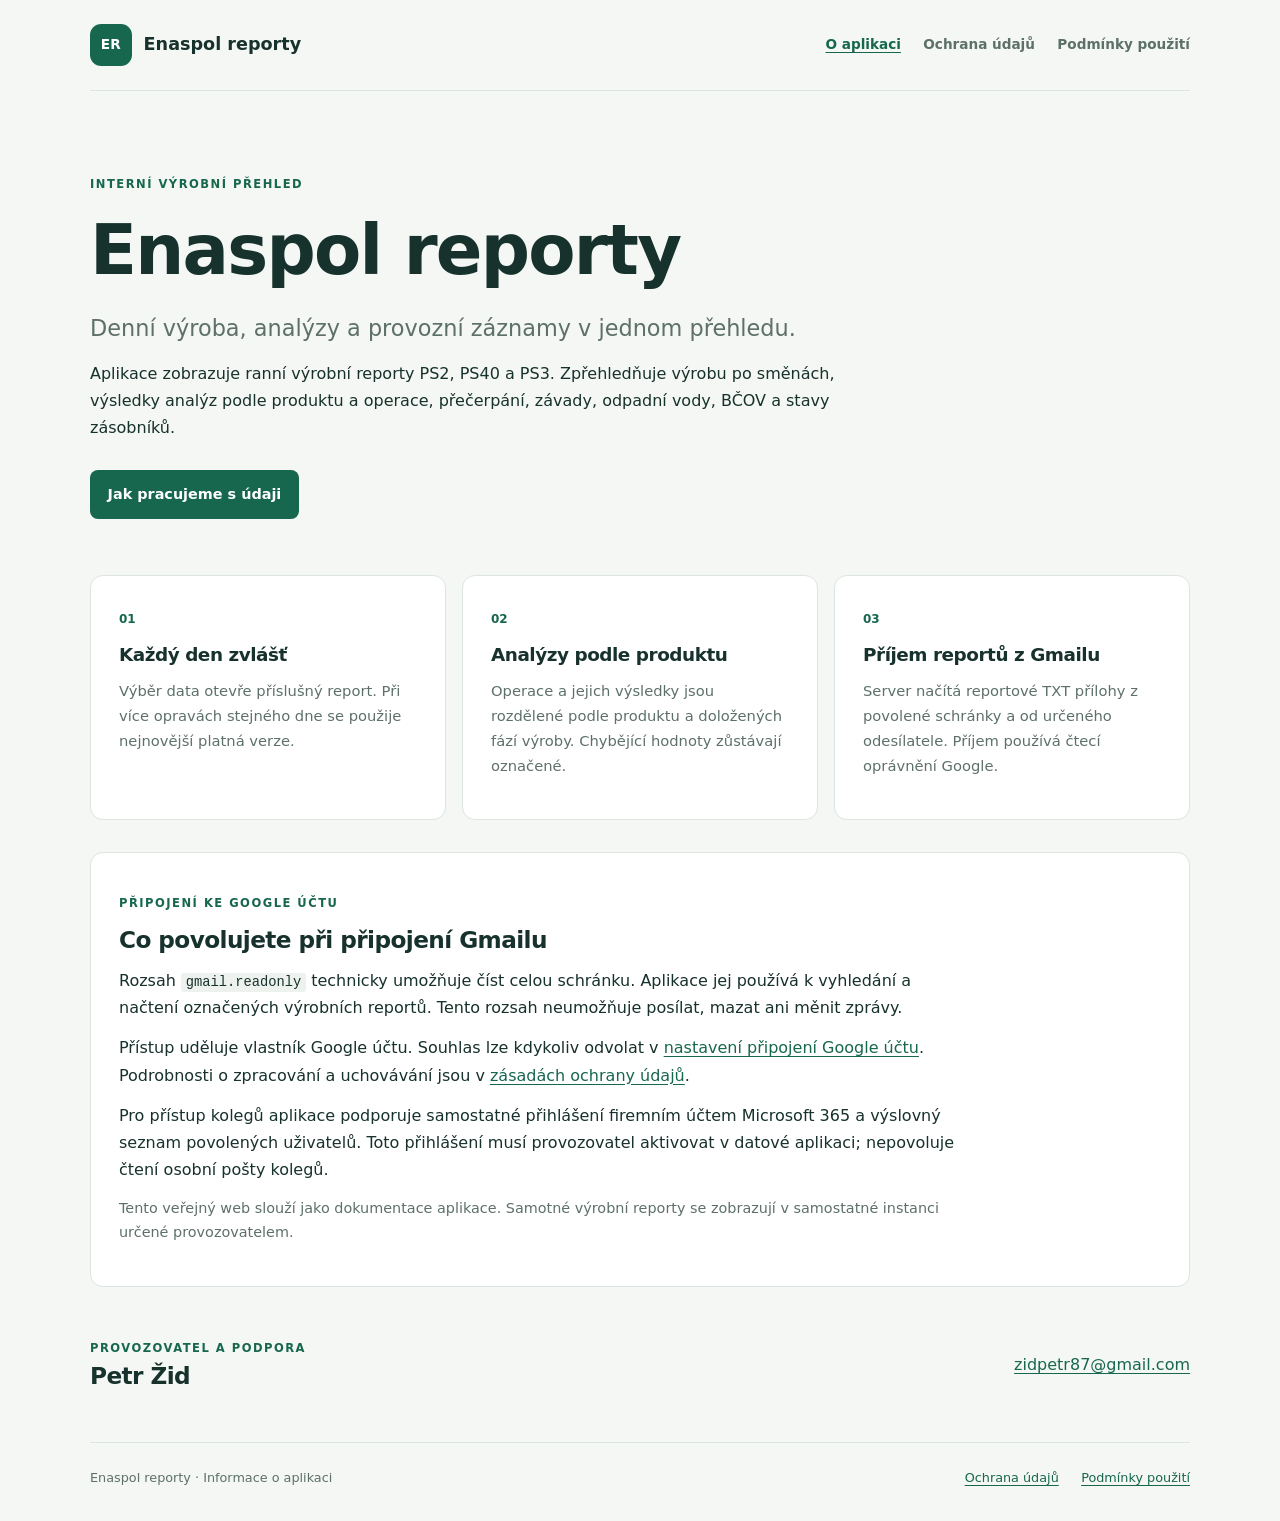
<file: index.html>
<!doctype html>
<html lang="cs">
  <head>
    <meta charset="utf-8">
    <meta name="viewport" content="width=device-width, initial-scale=1">
    <meta name="description" content="Enaspol reporty: informace o interním výrobním přehledu, přístupu ke Gmailu a ochraně údajů.">
    <meta name="referrer" content="strict-origin-when-cross-origin">
    <meta http-equiv="Content-Security-Policy" content="default-src 'none'; style-src 'self'; img-src 'self'; base-uri 'none'; form-action 'none'">
    <title>Enaspol reporty | Informace o aplikaci</title>
    <link rel="stylesheet" href="styles.css">
  </head>
  <body>
    <a class="skip-link" href="#obsah">Přejít na obsah</a>
    <header class="site-header">
      <a class="brand" href="index.html"><span class="brand-mark" aria-hidden="true">ER</span>Enaspol reporty</a>
      <nav aria-label="Hlavní navigace">
        <a href="index.html" aria-current="page">O aplikaci</a>
        <a href="privacy.html">Ochrana údajů</a>
        <a href="terms.html">Podmínky použití</a>
      </nav>
    </header>
    <main id="obsah">
      <section class="hero">
        <p class="eyebrow">Interní výrobní přehled</p>
        <h1>Enaspol reporty</h1>
        <p class="lead">Denní výroba, analýzy a provozní záznamy v jednom přehledu.</p>
        <p>Aplikace zobrazuje ranní výrobní reporty PS2, PS40 a PS3. Zpřehledňuje výrobu po směnách, výsledky analýz podle produktu a operace, přečerpání, závady, odpadní vody, BČOV a stavy zásobníků.</p>
        <a class="button" href="privacy.html">Jak pracujeme s údaji</a>
      </section>
      <section class="feature-grid" aria-label="Funkce aplikace">
        <article class="card">
          <span class="card-number" aria-hidden="true">01</span>
          <h2>Každý den zvlášť</h2>
          <p>Výběr data otevře příslušný report. Při více opravách stejného dne se použije nejnovější platná verze.</p>
        </article>
        <article class="card">
          <span class="card-number" aria-hidden="true">02</span>
          <h2>Analýzy podle produktu</h2>
          <p>Operace a jejich výsledky jsou rozdělené podle produktu a doložených fází výroby. Chybějící hodnoty zůstávají označené.</p>
        </article>
        <article class="card">
          <span class="card-number" aria-hidden="true">03</span>
          <h2>Příjem reportů z Gmailu</h2>
          <p>Server načítá reportové TXT přílohy z povolené schránky a od určeného odesílatele. Příjem používá čtecí oprávnění Google.</p>
        </article>
      </section>
      <section class="panel">
        <p class="eyebrow">Připojení ke Google účtu</p>
        <h2>Co povolujete při připojení Gmailu</h2>
        <p>Rozsah <code>gmail.readonly</code> technicky umožňuje číst celou schránku. Aplikace jej používá k vyhledání a načtení označených výrobních reportů. Tento rozsah neumožňuje posílat, mazat ani měnit zprávy.</p>
        <p>Přístup uděluje vlastník Google účtu. Souhlas lze kdykoliv odvolat v <a href="https://myaccount.google.com/connections">nastavení připojení Google účtu</a>. Podrobnosti o zpracování a uchovávání jsou v <a href="privacy.html">zásadách ochrany údajů</a>.</p>
        <p>Pro přístup kolegů aplikace podporuje samostatné přihlášení firemním účtem Microsoft 365 a výslovný seznam povolených uživatelů. Toto přihlášení musí provozovatel aktivovat v datové aplikaci; nepovoluje čtení osobní pošty kolegů.</p>
        <p class="muted">Tento veřejný web slouží jako dokumentace aplikace. Samotné výrobní reporty se zobrazují v samostatné instanci určené provozovatelem.</p>
      </section>
      <section class="contact">
        <div><p class="eyebrow">Provozovatel a podpora</p><h2>Petr Žid</h2></div>
        <a href="mailto:zidpetr87@gmail.com">zidpetr87@gmail.com</a>
      </section>
    </main>
    <footer class="site-footer">
      <span>Enaspol reporty · Informace o aplikaci</span>
      <div><a href="privacy.html">Ochrana údajů</a><a href="terms.html">Podmínky použití</a></div>
    </footer>
  </body>
</html>
</file>
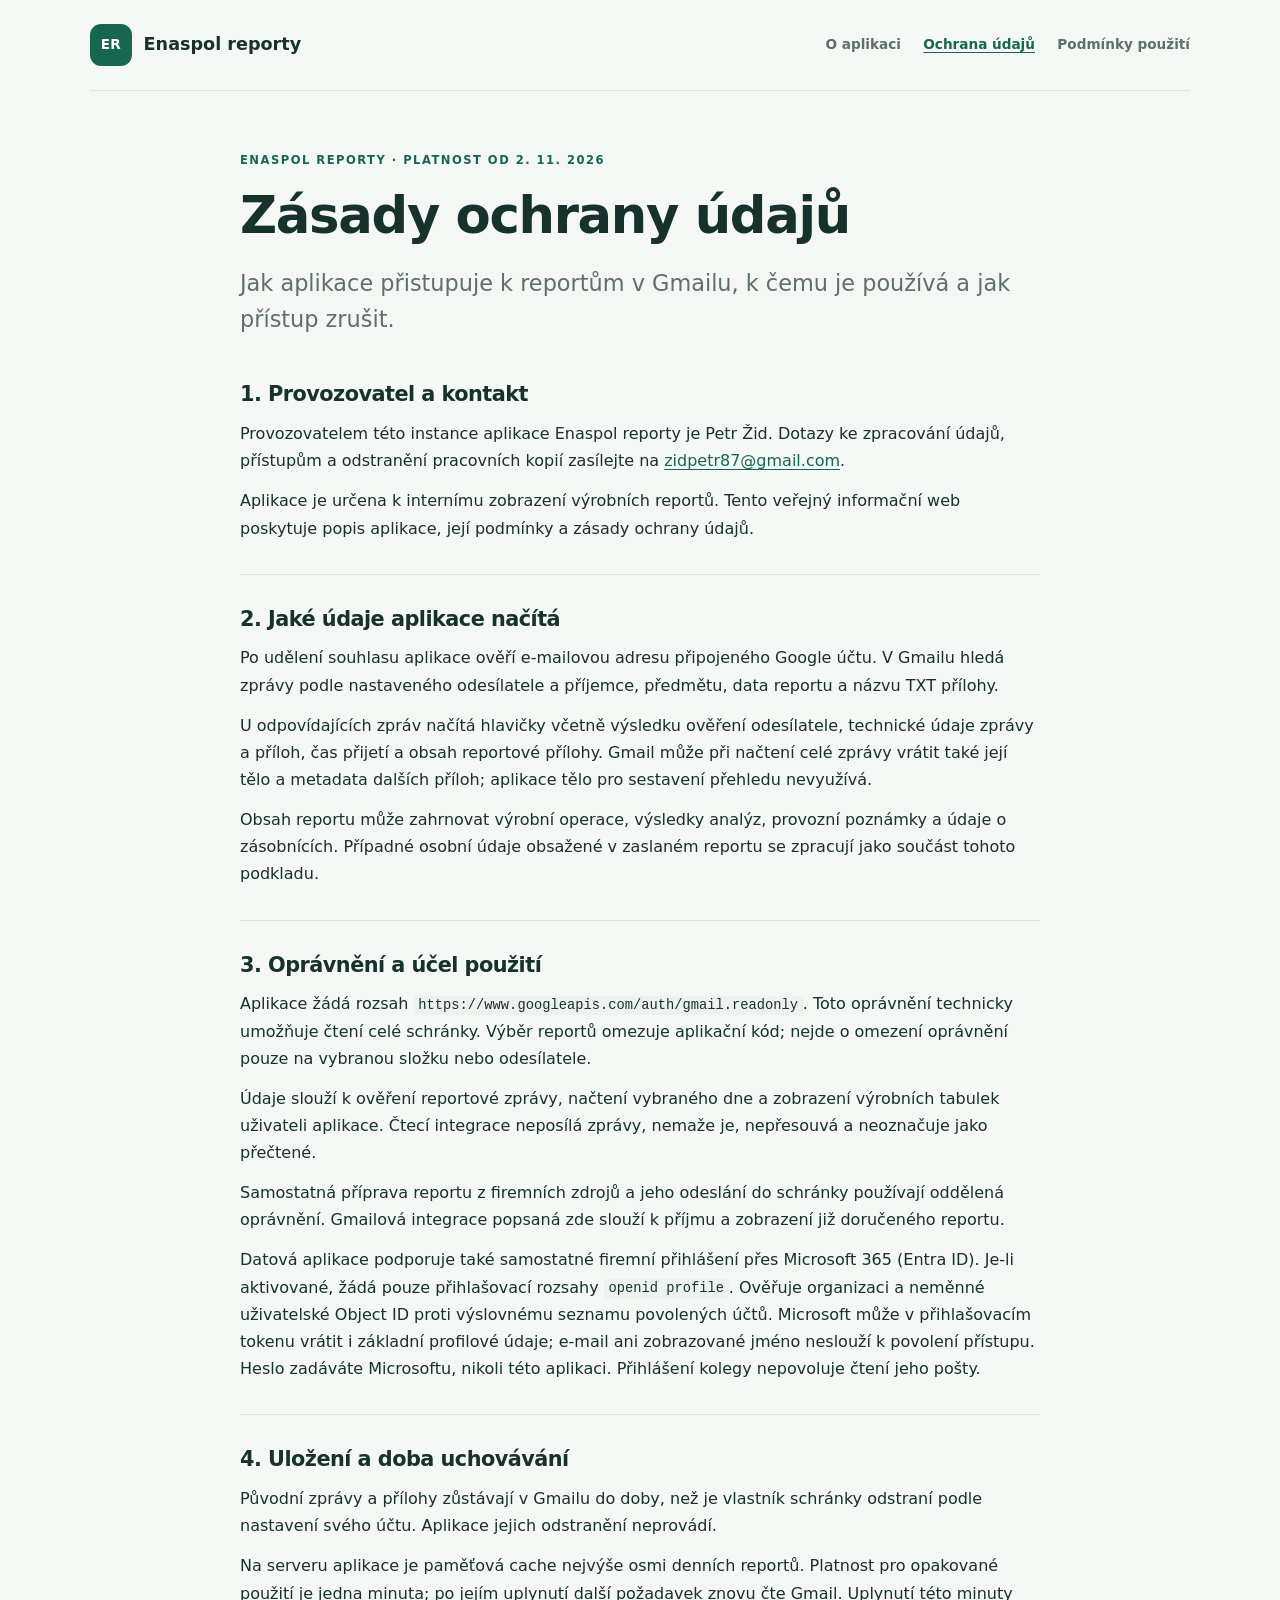
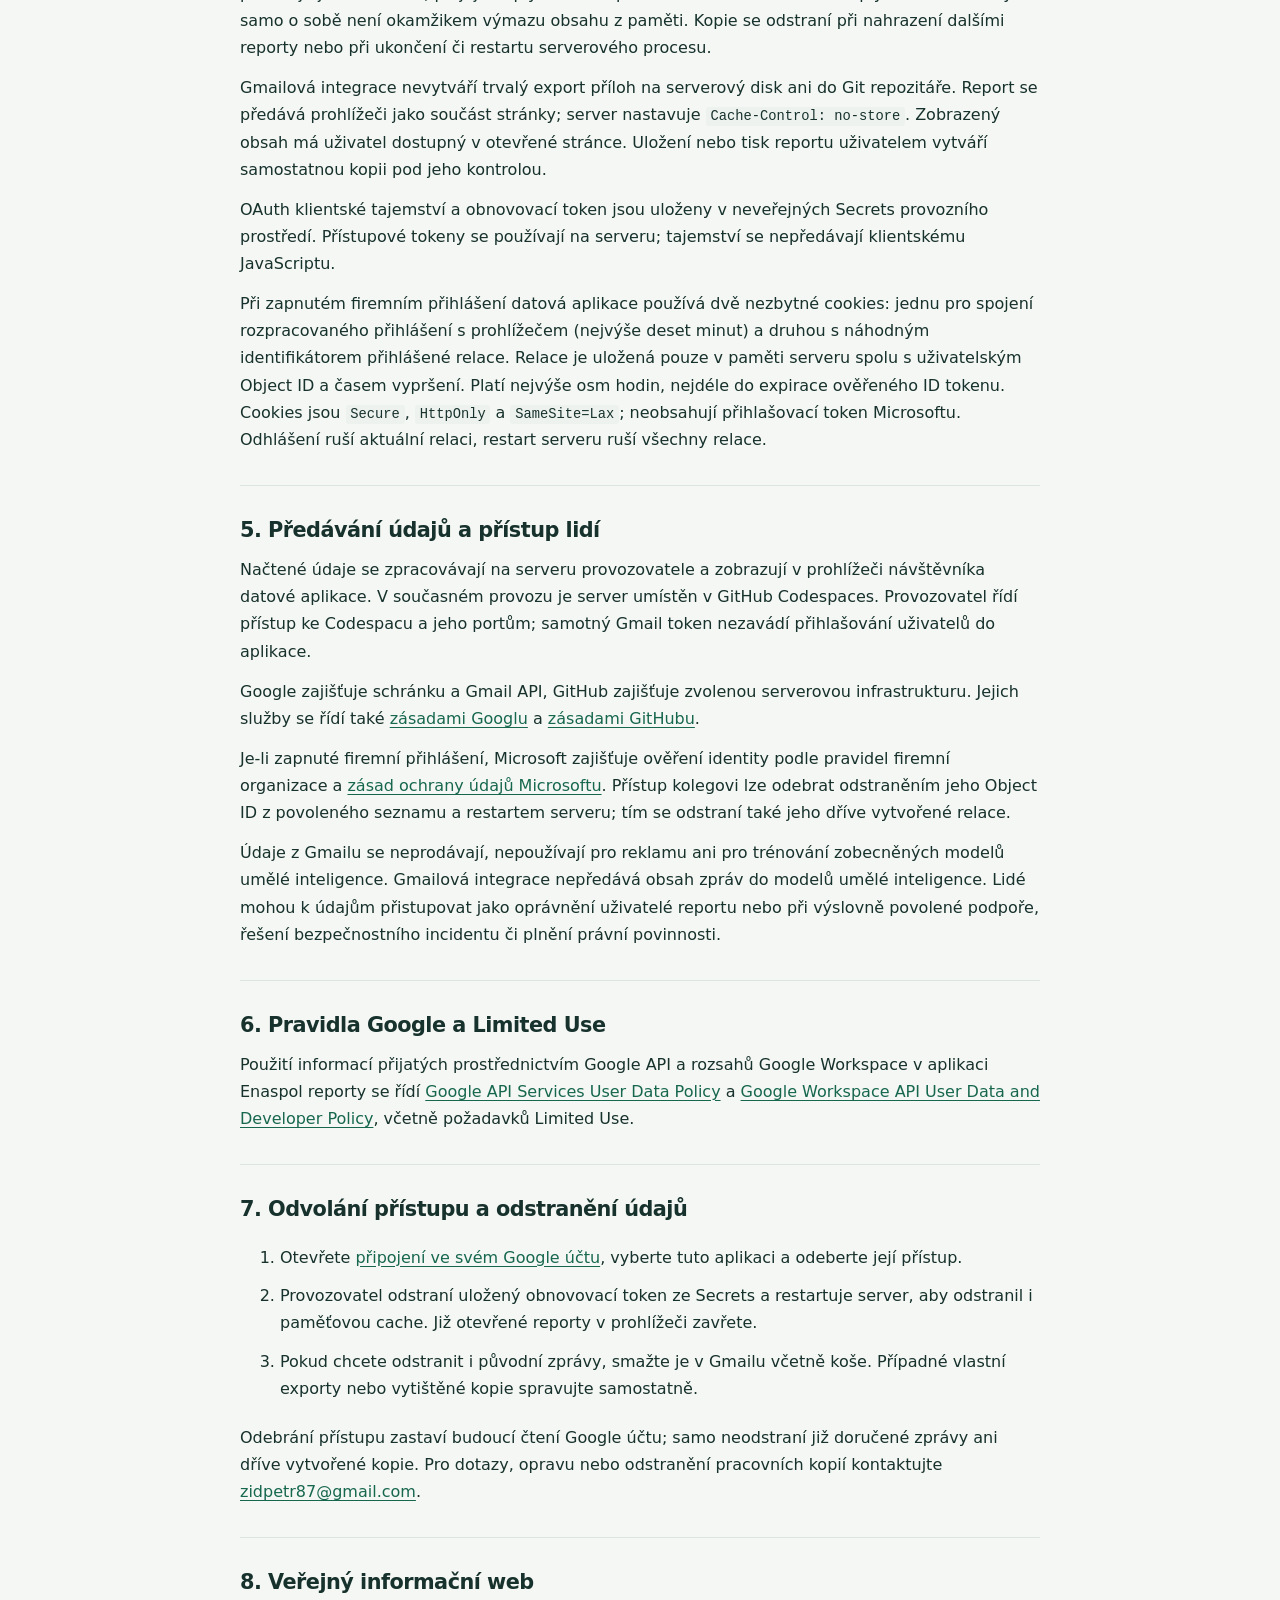
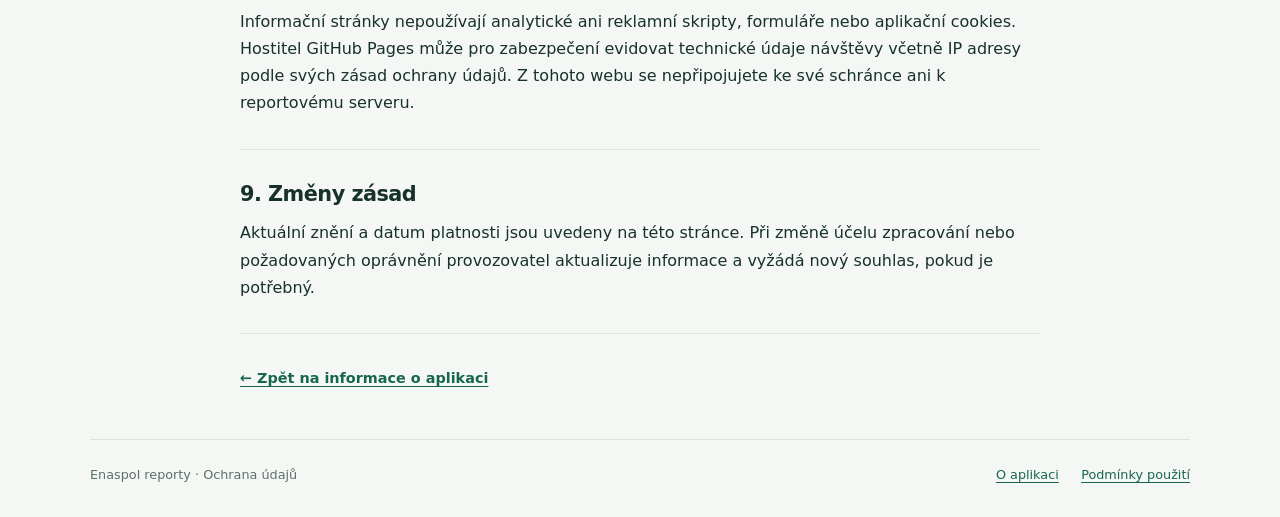
<file: privacy.html>
<!doctype html>
<html lang="cs">
  <head>
    <meta charset="utf-8">
    <meta name="viewport" content="width=device-width, initial-scale=1">
    <meta name="description" content="Zásady ochrany údajů aplikace Enaspol reporty: přístup ke Gmailu, účel zpracování, uchovávání a odvolání souhlasu.">
    <meta name="referrer" content="strict-origin-when-cross-origin">
    <meta http-equiv="Content-Security-Policy" content="default-src 'none'; style-src 'self'; img-src 'self'; base-uri 'none'; form-action 'none'">
    <title>Ochrana údajů | Enaspol reporty</title>
    <link rel="stylesheet" href="styles.css">
  </head>
  <body>
    <a class="skip-link" href="#obsah">Přejít na obsah</a>
    <header class="site-header">
      <a class="brand" href="index.html"><span class="brand-mark" aria-hidden="true">ER</span>Enaspol reporty</a>
      <nav aria-label="Hlavní navigace"><a href="index.html">O aplikaci</a><a href="privacy.html" aria-current="page">Ochrana údajů</a><a href="terms.html">Podmínky použití</a></nav>
    </header>
    <main class="document" id="obsah">
      <p class="eyebrow">Enaspol reporty · Platnost od 2. 11. 2026</p>
      <h1>Zásady ochrany údajů</h1>
      <p class="lead">Jak aplikace přistupuje k reportům v Gmailu, k čemu je používá a jak přístup zrušit.</p>
      <section>
        <h2>1. Provozovatel a kontakt</h2>
        <p>Provozovatelem této instance aplikace Enaspol reporty je Petr Žid. Dotazy ke zpracování údajů, přístupům a odstranění pracovních kopií zasílejte na <a href="mailto:zidpetr87@gmail.com">zidpetr87@gmail.com</a>.</p>
        <p>Aplikace je určena k internímu zobrazení výrobních reportů. Tento veřejný informační web poskytuje popis aplikace, její podmínky a zásady ochrany údajů.</p>
      </section>
      <section>
        <h2>2. Jaké údaje aplikace načítá</h2>
        <p>Po udělení souhlasu aplikace ověří e-mailovou adresu připojeného Google účtu. V Gmailu hledá zprávy podle nastaveného odesílatele a příjemce, předmětu, data reportu a názvu TXT přílohy.</p>
        <p>U odpovídajících zpráv načítá hlavičky včetně výsledku ověření odesílatele, technické údaje zprávy a příloh, čas přijetí a obsah reportové přílohy. Gmail může při načtení celé zprávy vrátit také její tělo a metadata dalších příloh; aplikace tělo pro sestavení přehledu nevyužívá.</p>
        <p>Obsah reportu může zahrnovat výrobní operace, výsledky analýz, provozní poznámky a údaje o zásobnících. Případné osobní údaje obsažené v zaslaném reportu se zpracují jako součást tohoto podkladu.</p>
      </section>
      <section>
        <h2>3. Oprávnění a účel použití</h2>
        <p>Aplikace žádá rozsah <code>https://www.googleapis.com/auth/gmail.readonly</code>. Toto oprávnění technicky umožňuje čtení celé schránky. Výběr reportů omezuje aplikační kód; nejde o omezení oprávnění pouze na vybranou složku nebo odesílatele.</p>
        <p>Údaje slouží k ověření reportové zprávy, načtení vybraného dne a zobrazení výrobních tabulek uživateli aplikace. Čtecí integrace neposílá zprávy, nemaže je, nepřesouvá a neoznačuje jako přečtené.</p>
        <p>Samostatná příprava reportu z firemních zdrojů a jeho odeslání do schránky používají oddělená oprávnění. Gmailová integrace popsaná zde slouží k příjmu a zobrazení již doručeného reportu.</p>
        <p>Datová aplikace podporuje také samostatné firemní přihlášení přes Microsoft 365 (Entra ID). Je-li aktivované, žádá pouze přihlašovací rozsahy <code>openid profile</code>. Ověřuje organizaci a neměnné uživatelské Object ID proti výslovnému seznamu povolených účtů. Microsoft může v přihlašovacím tokenu vrátit i základní profilové údaje; e-mail ani zobrazované jméno neslouží k povolení přístupu. Heslo zadáváte Microsoftu, nikoli této aplikaci. Přihlášení kolegy nepovoluje čtení jeho pošty.</p>
      </section>
      <section>
        <h2>4. Uložení a doba uchovávání</h2>
        <p>Původní zprávy a přílohy zůstávají v Gmailu do doby, než je vlastník schránky odstraní podle nastavení svého účtu. Aplikace jejich odstranění neprovádí.</p>
        <p>Na serveru aplikace je paměťová cache nejvýše osmi denních reportů. Platnost pro opakované použití je jedna minuta; po jejím uplynutí další požadavek znovu čte Gmail. Uplynutí této minuty samo o sobě není okamžikem výmazu obsahu z paměti. Kopie se odstraní při nahrazení dalšími reporty nebo při ukončení či restartu serverového procesu.</p>
        <p>Gmailová integrace nevytváří trvalý export příloh na serverový disk ani do Git repozitáře. Report se předává prohlížeči jako součást stránky; server nastavuje <code>Cache-Control: no-store</code>. Zobrazený obsah má uživatel dostupný v otevřené stránce. Uložení nebo tisk reportu uživatelem vytváří samostatnou kopii pod jeho kontrolou.</p>
        <p>OAuth klientské tajemství a obnovovací token jsou uloženy v neveřejných Secrets provozního prostředí. Přístupové tokeny se používají na serveru; tajemství se nepředávají klientskému JavaScriptu.</p>
        <p>Při zapnutém firemním přihlášení datová aplikace používá dvě nezbytné cookies: jednu pro spojení rozpracovaného přihlášení s prohlížečem (nejvýše deset minut) a druhou s náhodným identifikátorem přihlášené relace. Relace je uložená pouze v paměti serveru spolu s uživatelským Object ID a časem vypršení. Platí nejvýše osm hodin, nejdéle do expirace ověřeného ID tokenu. Cookies jsou <code>Secure</code>, <code>HttpOnly</code> a <code>SameSite=Lax</code>; neobsahují přihlašovací token Microsoftu. Odhlášení ruší aktuální relaci, restart serveru ruší všechny relace.</p>
      </section>
      <section>
        <h2>5. Předávání údajů a přístup lidí</h2>
        <p>Načtené údaje se zpracovávají na serveru provozovatele a zobrazují v prohlížeči návštěvníka datové aplikace. V současném provozu je server umístěn v GitHub Codespaces. Provozovatel řídí přístup ke Codespacu a jeho portům; samotný Gmail token nezavádí přihlašování uživatelů do aplikace.</p>
        <p>Google zajišťuje schránku a Gmail API, GitHub zajišťuje zvolenou serverovou infrastrukturu. Jejich služby se řídí také <a href="https://policies.google.com/privacy">zásadami Googlu</a> a <a href="https://docs.github.com/en/site-policy/privacy-policies/github-general-privacy-statement">zásadami GitHubu</a>.</p>
        <p>Je-li zapnuté firemní přihlášení, Microsoft zajišťuje ověření identity podle pravidel firemní organizace a <a href="https://privacy.microsoft.com/privacystatement">zásad ochrany údajů Microsoftu</a>. Přístup kolegovi lze odebrat odstraněním jeho Object ID z povoleného seznamu a restartem serveru; tím se odstraní také jeho dříve vytvořené relace.</p>
        <p>Údaje z Gmailu se neprodávají, nepoužívají pro reklamu ani pro trénování zobecněných modelů umělé inteligence. Gmailová integrace nepředává obsah zpráv do modelů umělé inteligence. Lidé mohou k údajům přistupovat jako oprávnění uživatelé reportu nebo při výslovně povolené podpoře, řešení bezpečnostního incidentu či plnění právní povinnosti.</p>
      </section>
      <section>
        <h2>6. Pravidla Google a Limited Use</h2>
        <p>Použití informací přijatých prostřednictvím Google API a rozsahů Google Workspace v aplikaci Enaspol reporty se řídí <a href="https://developers.google.com/terms/api-services-user-data-policy">Google API Services User Data Policy</a> a <a href="https://developers.google.com/workspace/workspace-api-user-data-developer-policy">Google Workspace API User Data and Developer Policy</a>, včetně požadavků Limited Use.</p>
      </section>
      <section>
        <h2>7. Odvolání přístupu a odstranění údajů</h2>
        <ol>
          <li>Otevřete <a href="https://myaccount.google.com/connections">připojení ve svém Google účtu</a>, vyberte tuto aplikaci a odeberte její přístup.</li>
          <li>Provozovatel odstraní uložený obnovovací token ze Secrets a restartuje server, aby odstranil i paměťovou cache. Již otevřené reporty v prohlížeči zavřete.</li>
          <li>Pokud chcete odstranit i původní zprávy, smažte je v Gmailu včetně koše. Případné vlastní exporty nebo vytištěné kopie spravujte samostatně.</li>
        </ol>
        <p>Odebrání přístupu zastaví budoucí čtení Google účtu; samo neodstraní již doručené zprávy ani dříve vytvořené kopie. Pro dotazy, opravu nebo odstranění pracovních kopií kontaktujte <a href="mailto:zidpetr87@gmail.com">zidpetr87@gmail.com</a>.</p>
      </section>
      <section>
        <h2>8. Veřejný informační web</h2>
        <p>Informační stránky nepoužívají analytické ani reklamní skripty, formuláře nebo aplikační cookies. Hostitel GitHub Pages může pro zabezpečení evidovat technické údaje návštěvy včetně IP adresy podle svých zásad ochrany údajů. Z tohoto webu se nepřipojujete ke své schránce ani k reportovému serveru.</p>
      </section>
      <section>
        <h2>9. Změny zásad</h2>
        <p>Aktuální znění a datum platnosti jsou uvedeny na této stránce. Při změně účelu zpracování nebo požadovaných oprávnění provozovatel aktualizuje informace a vyžádá nový souhlas, pokud je potřebný.</p>
      </section>
      <a class="back-link" href="index.html">← Zpět na informace o aplikaci</a>
    </main>
    <footer class="site-footer"><span>Enaspol reporty · Ochrana údajů</span><div><a href="index.html">O aplikaci</a><a href="terms.html">Podmínky použití</a></div></footer>
  </body>
</html>
</file>
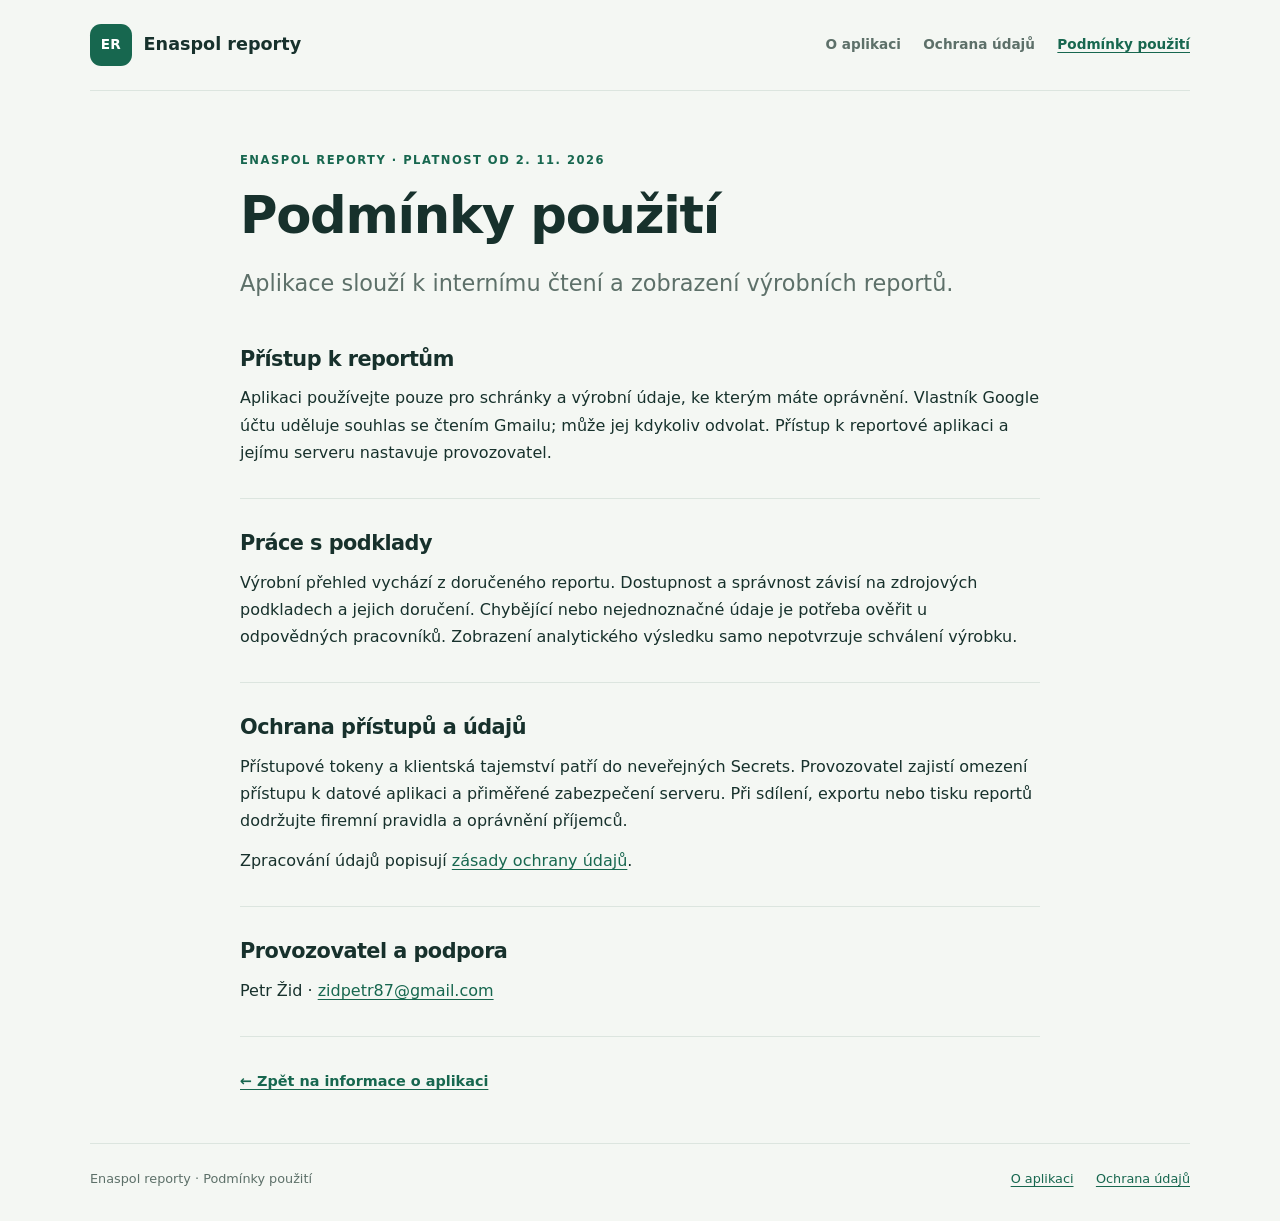
<file: terms.html>
<!doctype html>
<html lang="cs">
  <head>
    <meta charset="utf-8">
    <meta name="viewport" content="width=device-width, initial-scale=1">
    <meta name="description" content="Podmínky použití interní aplikace Enaspol reporty.">
    <meta name="referrer" content="strict-origin-when-cross-origin">
    <meta http-equiv="Content-Security-Policy" content="default-src 'none'; style-src 'self'; img-src 'self'; base-uri 'none'; form-action 'none'">
    <title>Podmínky použití | Enaspol reporty</title>
    <link rel="stylesheet" href="styles.css">
  </head>
  <body>
    <a class="skip-link" href="#obsah">Přejít na obsah</a>
    <header class="site-header">
      <a class="brand" href="index.html"><span class="brand-mark" aria-hidden="true">ER</span>Enaspol reporty</a>
      <nav aria-label="Hlavní navigace"><a href="index.html">O aplikaci</a><a href="privacy.html">Ochrana údajů</a><a href="terms.html" aria-current="page">Podmínky použití</a></nav>
    </header>
    <main class="document" id="obsah">
      <p class="eyebrow">Enaspol reporty · Platnost od 2. 11. 2026</p>
      <h1>Podmínky použití</h1>
      <p class="lead">Aplikace slouží k internímu čtení a zobrazení výrobních reportů.</p>
      <section>
        <h2>Přístup k reportům</h2>
        <p>Aplikaci používejte pouze pro schránky a výrobní údaje, ke kterým máte oprávnění. Vlastník Google účtu uděluje souhlas se čtením Gmailu; může jej kdykoliv odvolat. Přístup k reportové aplikaci a jejímu serveru nastavuje provozovatel.</p>
      </section>
      <section>
        <h2>Práce s podklady</h2>
        <p>Výrobní přehled vychází z doručeného reportu. Dostupnost a správnost závisí na zdrojových podkladech a jejich doručení. Chybějící nebo nejednoznačné údaje je potřeba ověřit u odpovědných pracovníků. Zobrazení analytického výsledku samo nepotvrzuje schválení výrobku.</p>
      </section>
      <section>
        <h2>Ochrana přístupů a údajů</h2>
        <p>Přístupové tokeny a klientská tajemství patří do neveřejných Secrets. Provozovatel zajistí omezení přístupu k datové aplikaci a přiměřené zabezpečení serveru. Při sdílení, exportu nebo tisku reportů dodržujte firemní pravidla a oprávnění příjemců.</p>
        <p>Zpracování údajů popisují <a href="privacy.html">zásady ochrany údajů</a>.</p>
      </section>
      <section>
        <h2>Provozovatel a podpora</h2>
        <p>Petr Žid · <a href="mailto:zidpetr87@gmail.com">zidpetr87@gmail.com</a></p>
      </section>
      <a class="back-link" href="index.html">← Zpět na informace o aplikaci</a>
    </main>
    <footer class="site-footer"><span>Enaspol reporty · Podmínky použití</span><div><a href="index.html">O aplikaci</a><a href="privacy.html">Ochrana údajů</a></div></footer>
  </body>
</html>
</file>
<file: styles.css>
:root {
  color-scheme: light;
  --ink: #17312c;
  --muted: #5d7069;
  --accent: #17674f;
  --line: #dce5df;
  --paper: #fff;
  --wash: #f4f7f3;
}
* { box-sizing: border-box; }
html { scroll-behavior: smooth; }
body { margin: 0; background: var(--wash); color: var(--ink); font-family: system-ui, -apple-system, BlinkMacSystemFont, "Segoe UI", sans-serif; font-size: 16px; line-height: 1.7; }
a { color: var(--accent); text-underline-offset: .2em; overflow-wrap: anywhere; }
a:hover { text-decoration-thickness: 2px; }
a:focus-visible { outline: 3px solid #c88a24; outline-offset: 5px; border-radius: 2px; }
.skip-link { position: absolute; left: 1rem; top: -5rem; padding: .6rem 1rem; background: var(--paper); z-index: 1; }
.skip-link:focus { top: 1rem; }
.site-header, .site-footer, main { width: min(1100px, calc(100% - 3rem)); margin-inline: auto; }
.site-header { display: flex; align-items: center; justify-content: space-between; gap: 1.5rem; padding-block: 1.5rem; border-bottom: 1px solid var(--line); }
.brand { display: flex; align-items: center; gap: .75rem; color: var(--ink); font-size: 1.1rem; font-weight: 750; text-decoration: none; }
.brand-mark { display: grid; place-items: center; width: 2.6rem; height: 2.6rem; border-radius: .7rem; background: var(--accent); color: white; font-size: .85rem; letter-spacing: .02em; }
nav, .site-footer > div { display: flex; flex-wrap: wrap; gap: .5rem 1.4rem; }
nav a { font-size: .85rem; font-weight: 600; color: var(--muted); text-decoration: none; }
nav a[aria-current="page"] { color: var(--accent); text-decoration: underline; }
.hero { padding-block: 4.5rem 3.5rem; max-width: 780px; }
.eyebrow { color: var(--accent); font-size: .72rem; font-weight: 750; letter-spacing: .13em; text-transform: uppercase; }
h1, h2 { font-weight: 700; line-height: 1.2; letter-spacing: -.025em; }
h1 { font-size: clamp(2.4rem, 6vw, 4.3rem); margin: .9rem 0 1.2rem; }
h2 { font-size: 1.45rem; margin: .8rem 0; }
p { margin-block: .8rem; }
.lead { color: var(--muted); font-size: clamp(1.1rem, 2vw, 1.4rem); line-height: 1.6; }
.button { display: inline-block; margin-top: 1rem; padding: .75rem 1.1rem; background: var(--accent); color: white; border-radius: .5rem; font-size: .9rem; font-weight: 650; text-decoration: none; }
.feature-grid { display: grid; grid-template-columns: repeat(3, minmax(0, 1fr)); gap: 1rem; }
.card, .panel { padding: 1.75rem; border: 1px solid var(--line); border-radius: .8rem; background: var(--paper); }
.card h2 { font-size: 1.15rem; }
.card p { font-size: .92rem; color: var(--muted); }
.card-number { color: var(--accent); font-size: .75rem; font-weight: 750; }
.panel { margin-block: 2rem; }
.panel p { max-width: 850px; }
.muted { color: var(--muted); font-size: .9rem; }
code { font-size: .86em; background: #edf2ee; padding: .15em .35em; border-radius: .2rem; overflow-wrap: anywhere; }
.contact { display: flex; align-items: center; justify-content: space-between; gap: 1rem; margin-block: 3rem; }
.contact h2, .contact p { margin: .25rem 0; }
.site-footer { display: flex; justify-content: space-between; gap: 1rem; padding-block: 1.5rem 2rem; border-top: 1px solid var(--line); color: var(--muted); font-size: .8rem; }
.document { max-width: 800px; padding-block: 3rem; }
.document h1 { font-size: clamp(2.1rem, 6vw, 3.2rem); }
.document section { padding-block: 1.2rem; border-bottom: 1px solid var(--line); }
.document section h2 { font-size: 1.3rem; }
.document li { padding-block: .35rem; }
.back-link { display: inline-block; margin-top: 2rem; font-size: .9rem; font-weight: 650; }
@media (max-width: 680px) {
  .site-header, .site-footer, main { width: calc(100% - 2rem); }
  .site-header, .site-footer, .contact { flex-direction: column; align-items: flex-start; }
  .site-header { gap: 1rem; }
  nav { gap: .5rem 1rem; }
  .hero { padding-block: 2.5rem; }
  .feature-grid { grid-template-columns: 1fr; }
  .card, .panel { padding: 1.35rem; }
  .document { padding-block: 2rem; }
}
@media (prefers-reduced-motion: reduce) { html { scroll-behavior: auto; } }
@media print {
  body { background: white; color: black; }
  .site-header, .site-footer, .button, .back-link, .skip-link { display: none; }
  main { width: 100%; }
  .hero, .document { padding-block: 0; }
  .card, .panel { break-inside: avoid; }
}
</file>
